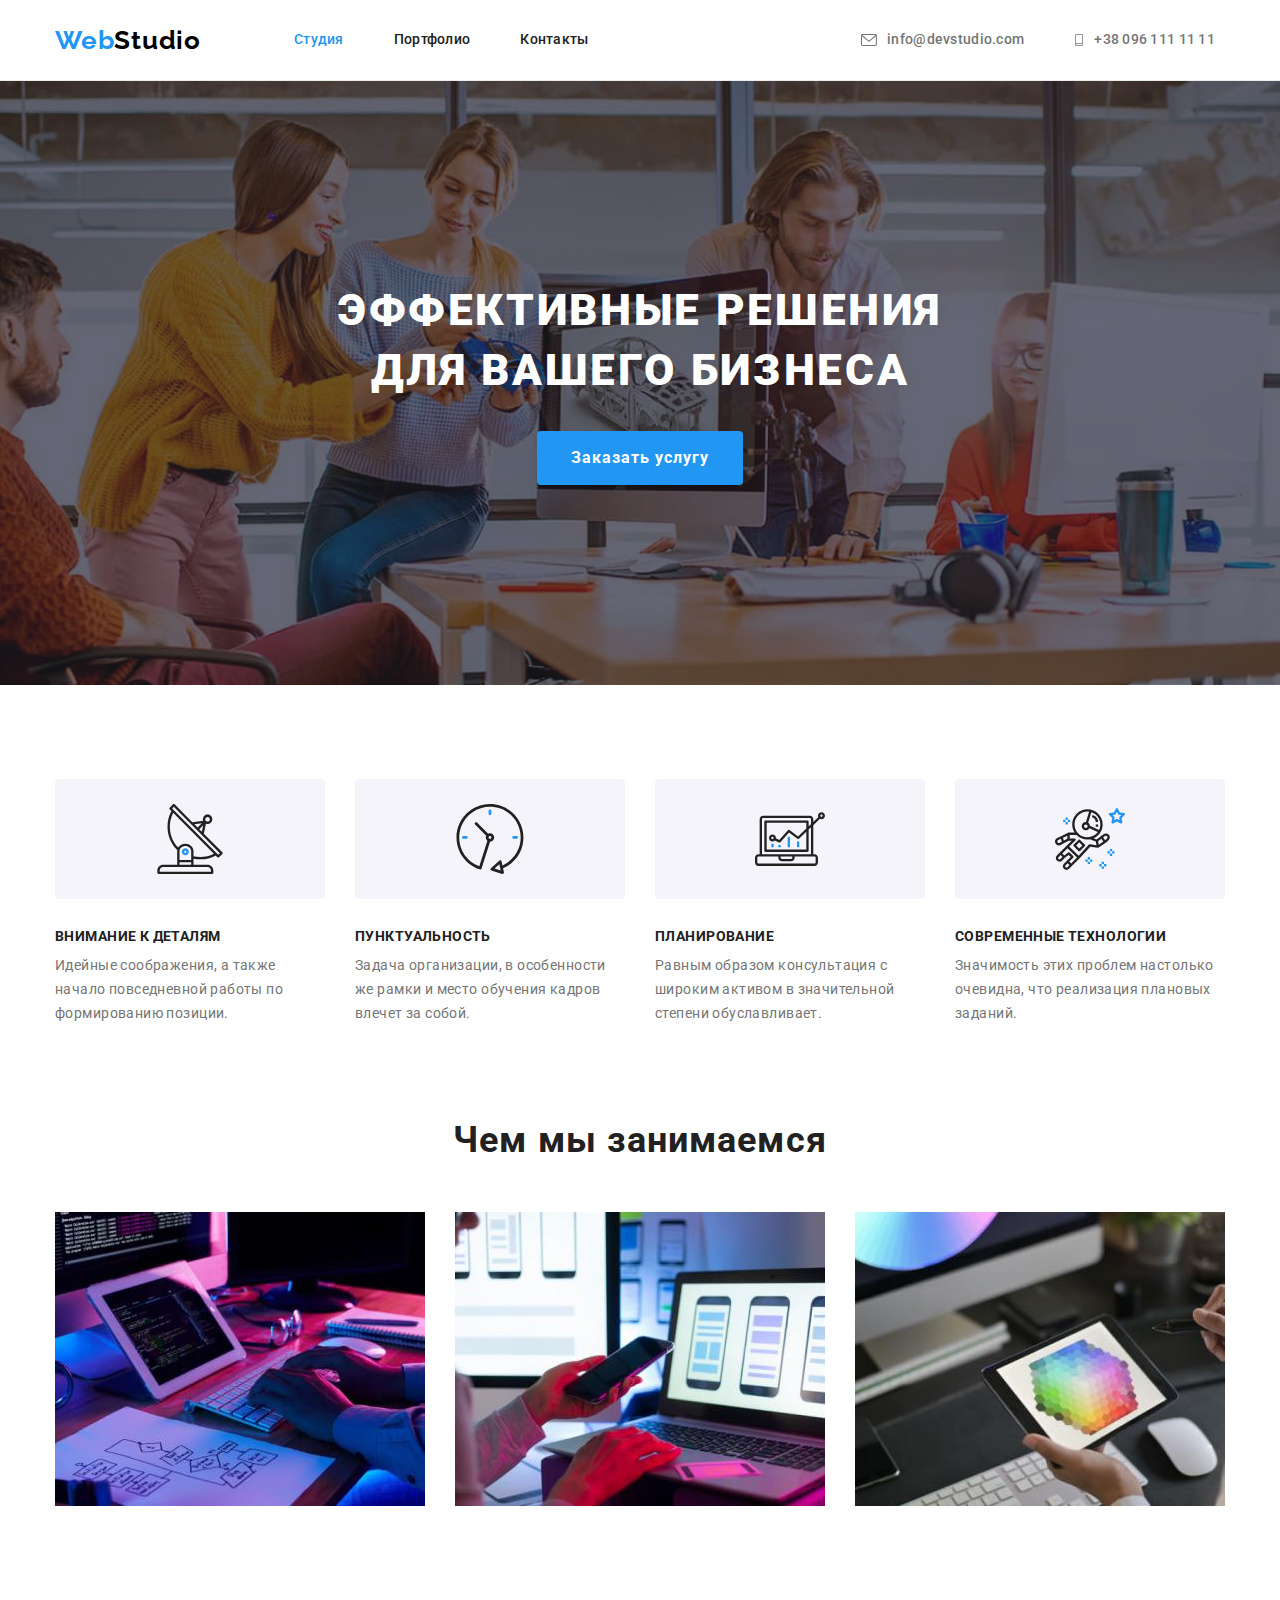
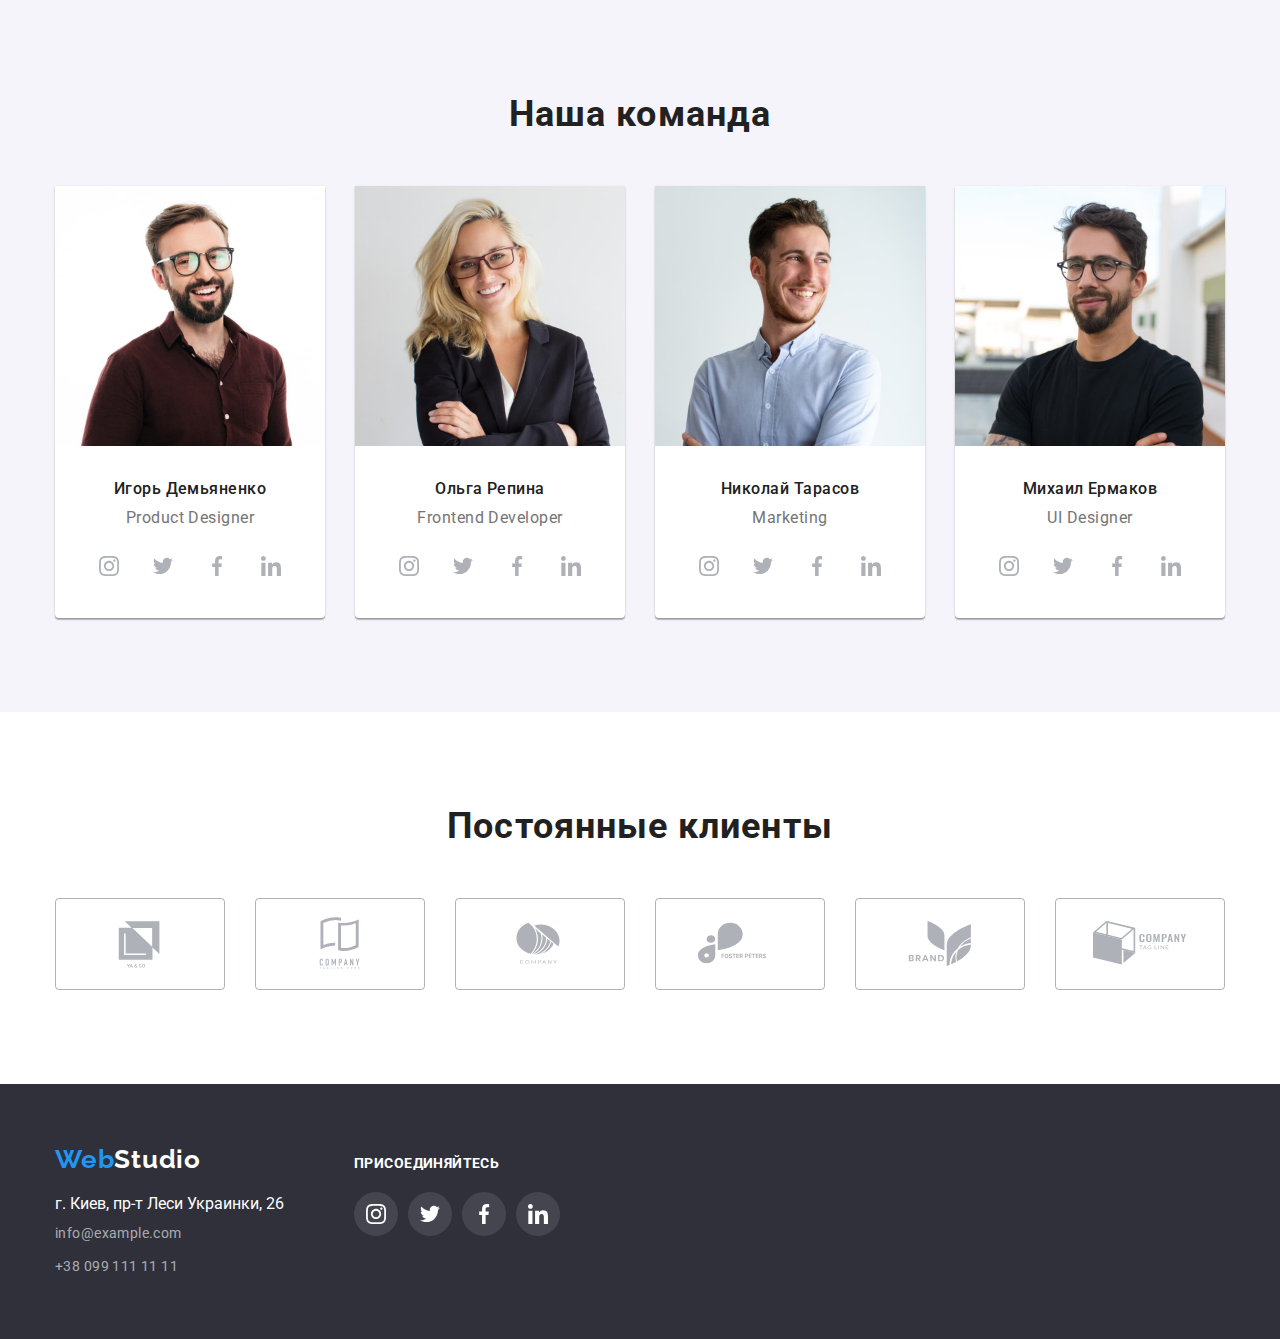
<file: index.html>
<!DOCTYPE html>
<html lang="ru">
<head>
    <meta charset="UTF-8">
    <meta http-equiv="X-UA-Compatible" content="IE=edge">
    <meta name="viewport" content="width=device-width, initial-scale=1.0">
    <title>WebStudio</title>
    <link rel="preconnect" href="https://fonts.googleapis.com">
    <link rel="preconnect" href="https://fonts.gstatic.com" crossorigin>
       <link href="https://fonts.googleapis.com/css2?family=Raleway:wght@700&family=Roboto:wght@400;500;700;900&display=swap"
        rel="stylesheet">
        <link rel="stylesheet" href="./css/modern-normalize.css">
    <link rel="stylesheet" href="./css/styles.css">
</head>
<body>
    <header class="header">
            <div class="container header-content">
            <nav class="header-navigation">
            <a href="./index.html" class="logo">Web<span class="logo-studio">Studio</span></a>
            <ul class="site-nav-list ">
                <li class="site-nav-item">
                    <a href="./index.html" class="site-nav-link current" aria-label="Текущая страница">Студия</a>
                </li>
                <li class="site-nav-item">
                    <a href="./portfolio.html" class="site-nav-link">Портфолио</a>
                </li>
                <li class="site-nav-item">
                    <a href="" class="site-nav-link link">Контакты</a>
                </li>
            </ul>
        </nav>
        <!-- Контакты -->
        <ul class="contacts-list">
            <li class="contacts-item">
                <a href="mailto:info@devstudio.com" class="contacts-link">
                    <svg class="contacts-item" width="16" height="12">
                        <use href="./images/icons.svg#icon-envelope"></use>
                    </svg>
                 info@devstudio.com
                </a>
            </li>
            <li class="contacts-item">
                <a href="tel:+380961111111" class="contacts-link">    
                    <svg class="contacts-item" width="10" height="12">
                        <use href="./images/icons.svg#icon-smartphone"></use>
                    </svg>
                    +38 096 111 11 11
                </a>
            </li>
        </ul>
        </div>
   </header>
   <main class="main">
       <!-- Герой -->
       <section class="hero background">
           <div class="container">
           <h1 class="hero-title">Эффективные решения <br> для вашего бизнеса</h1>
           <button type="button" class=" hero-button">Заказать услугу</button>
           </div>
       </section>
       <section class="section properties">
           <div class="container">
           <h2 class="properties-headline hidden">Особенности</h2>
           <ul class="properties-list">
               <li class="properties-item"> 
                   <div class="icon-container">
                       <svg class="properties-icon" height="70" width="70">
                           <use href="./images/icons.svg#icon-antenna"></use>
                       </svg>
                   </div>
                   <h3 class="properties-title">Внимание к деталям</h3>
                   <p class="properties-text">Идейные соображения, а также начало повседневной работы по формированию позиции.</p>
               </li>
               <li class="properties-item">
                    <div class="icon-container">
                        <svg class="properties-icon" height="70" width="70">
                            <use href="./images/icons.svg#icon-clock"></use>
                        </svg>
                    </div>
                   <h3 class="properties-title">Пунктуальность</h3>
                   <p class="properties-text">Задача организации, в особенности же рамки и место обучения кадров влечет за собой.</p>
               </li>
               <li class="properties-item">
                <div class="icon-container">
                    <svg class="properties-icon" height="70" width="70">
                        <use href="./images/icons.svg#icon-diagram"></use>
                    </svg>
                </div>
                   <h3 class="properties-title">Планирование</h3>
                   <p class="properties-text">Равным образом консультация с широким активом в значительной степени обуславливает.</p>
               </li>
               <li class="properties-item">
                <div class="icon-container">
                    <svg class="properties-icon" height="70" width="70">
                        <use href="./images/icons.svg#icon-astronaut"></use>
                    </svg>
                </div>
                   <h3 class="properties-title">Современные технологии</h3>
                   <p class="properties-text">Значимость этих проблем настолько очевидна, что реализация плановых заданий.</p>
               </li>
           </ul>     
        </div>
       </section>
       <section class="section doing">
           <div class="container">
           <h2 class="works-headline"> Чем мы занимаемся</h2>
           <ul class="works-list">
               <li class="works-item">
                <img class="img-doing" src="./images/doing1.jpg" alt="Разработка" width="370" height="294">
                               </li>
               <li class="works-item"> 
                   <img class="img-doing" src="./images/doing2.jpg" alt="Мобильные приложения" width="370" height="294">
                               </li>
               <li class="works-item">
                    <img class="img-doing" src="./images/doing3.jpg" alt="Дизайн" width="370" height="294">
                                 </li>
           </ul>
        </div>
       </section>
             <section class="section team">
                <div class="container">
           <h2 class="team-headline">Наша команда</h2>
           <ul class="team-list">
               <li class="team-item">
                   <img src="./images/designer.jpg" alt="Фото Дизайнера Игоря Демьяненко" width="270" height="260" class="team-item-link">
                   <div class="team-item-container">
                   <h3 class="team-item-title">Игорь Демьяненко</h3>
                   <p class="team-item-text">Product Designer</p>
                   <ul class="social-network">
                       <li class="social-item">
                           <a href="" class="social-link">
                            <svg class="social-icon" height="20" width="20">
                                <use href="./images/icons.svg#icon-instagram"></use>
                            </svg>
                           </a>
                       </li>
                    <li class="social-item">
                        <a href="" class="social-link">
                            <svg class="social-icon" height="20" width="20">
                                <use href="./images/icons.svg#icon-twitter"></use>
                            </svg>
                        </a>
                    </li>
                <li class="social-item">
                    <a href="" class="social-link">
                        <svg class="social-icon" height="20" width="20">
                            <use href="./images/icons.svg#icon-facebook"></use>
                        </svg>
                    </a>
                </li>
                <li class="social-item">
                    <a href="" class="social-link">
                        <svg class="social-icon" height="20" width="20">
                            <use href="./images/icons.svg#icon-linkedin"></use>
                        </svg>
                    </a>
                </li>
                  </ul>
                </div>
               </li>
               <li class="team-item"> 
                   <img src="./images/front.jpg" alt="Фото Фронт Енд Девелопера Ольги Репиной" width="270" height="260" class="team-item-link">
                    <div class="team-item-container">   
                   <h3 class="team-item-title">Ольга Репина</h3>
                   <p class="team-item-text">Frontend Developer</p>
                <ul class="social-network">
                    <li class="social-item">
                        <a href="" class="social-link">
                            <svg class="social-icon" height="20" width="20">
                                <use href="./images/icons.svg#icon-instagram"></use>
                            </svg>
                        </a>
                    </li>
                    <li class="social-item">
                        <a href="" class="social-link">
                            <svg class="social-icon" height="20" width="20">
                                <use href="./images/icons.svg#icon-twitter"></use>
                            </svg>
                        </a>
                    </li>
                    <li class="social-item">
                        <a href="" class="social-link">
                            <svg class="social-icon" height="20" width="20">
                                <use href="./images/icons.svg#icon-facebook"></use>
                            </svg>
                        </a>
                    </li>
                    <li class="social-item">
                        <a href="" class="social-link">
                            <svg class="social-icon" height="20" width="20">
                                <use href="./images/icons.svg#icon-linkedin"></use>
                            </svg>
                        </a>
                    </li>
                </ul>
                </div>
               </li>
               <li class="team-item">
                   <img src="./images/marketing.jpg" alt="Фото Маркетолога Николая Тарасова" width="270" height="260" class="team-item-link">
                    <div class="team-item-container">   
                   <h3 class="team-item-title">Николай Тарасов</h3>
                   <p class="team-item-text">Marketing</p>
                <ul class="social-network">
                    <li class="social-item">
                        <a href="" class="social-link">
                            <svg class="social-icon" height="20" width="20">
                                <use href="./images/icons.svg#icon-instagram"></use>
                            </svg>
                        </a>
                    </li>
                    <li class="social-item">
                        <a href="" class="social-link">
                            <svg class="social-icon" height="20" width="20">
                                <use href="./images/icons.svg#icon-twitter"></use>
                            </svg>
                        </a>
                    </li>
                    <li class="social-item">
                        <a href="" class="social-link">
                            <svg class="social-icon" height="20" width="20">
                                <use href="./images/icons.svg#icon-facebook"></use>
                            </svg>
                        </a>
                    </li>
                    <li class="social-item">
                        <a href="" class="social-link">
                            <svg class="social-icon" height="20" width="20">
                                <use href="./images/icons.svg#icon-linkedin"></use>
                            </svg>
                        </a>
                    </li>
                </ul>
                </div>
               </li>
               <li class="team-item">
                   <img src="./images/ui.jpg" alt="Фото ЮАЙ Дизайнера Михаила Ермакова" width="270" height="260" class="team-item-link">
                    <div class="team-item-container">   
                   <h3 class="team-item-title">Михаил Ермаков</h3>
                   <p class="team-item-text">UI Designer</p>
                <ul class="social-network">
                    <li class="social-item">
                        <a href="" class="social-link">
                            <svg class="social-icon" height="20" width="20">
                                <use href="./images/icons.svg#icon-instagram"></use>
                            </svg>
                        </a>
                    </li>
                    <li class="social-item">
                        <a href="" class="social-link">
                            <svg class="social-icon" height="20" width="20">
                                <use href="./images/icons.svg#icon-twitter"></use>
                            </svg>
                        </a>
                    </li>
                    <li class="social-item">
                        <a href="" class="social-link">
                            <svg class="social-icon" height="20" width="20">
                                <use href="./images/icons.svg#icon-facebook"></use>
                            </svg>
                        </a>
                    </li>
                    <li class="social-item">
                        <a href="" class="social-link">
                            <svg class="social-icon" height="20" width="20">
                                <use href="./images/icons.svg#icon-linkedin"></use>
                            </svg>
                        </a>
                    </li>
                </ul>
                </div>
               </li>
           </ul>
            </div>
       </section>
       <!-- Клиенты -->
       <section class="section clients">
           <div class="container">
            <h2 class="clients-headline">Постоянные клиенты</h2>
            <ul class="clients-list">
                <li class="clients-item">
                    <a class="clients-link" href="">
                        <svg class="clients-logo" height="60" width="106">
                            <use href="images/icons.svg#icon-logo1"></use>
                        </svg>
                    </a>
                </li>
                <li class="clients-item">
                    <a class="clients-link" href="">
                        <svg class="clients-logo" height="60" width="106">
                            <use href="images/icons.svg#icon-logo2"></use>
                        </svg>
                    </a>
                </li>
                <li class="clients-item">
                    <a class="clients-link" href="">
                        <svg class="clients-logo" height="60" width="106">
                            <use href="images/icons.svg#icon-logo3"></use>
                        </svg>
                    </a>
                </li>
                <li class="clients-item">
                    <a class="clients-link" href="">
                        <svg class="clients-logo" height="60" width="106">
                            <use href="images/icons.svg#icon-logo4"></use>
                        </svg>
                    </a>
                </li>
                <li class="clients-item">
                    <a class="clients-link" href="">
                        <svg class="clients-logo" height="60" width="106">
                            <use href="images/icons.svg#icon-logo5"></use>
                        </svg>
                    </a>
                </li>
                <li class="clients-item">
                    <a class="clients-link" href="">
                        <svg class="clients-logo" height="60" width="106">
                            <use href="images/icons.svg#icon-logo6"></use>
                        </svg>
                    </a>
                </li>
                </ul>
           </div>
       </section>
 
   </main>
   <footer class="footer">
       <div class="container footer-container">
           <div class="footer-content" >
       <a href="./index.html" class="logo">Web<span class="logo-studio-footer">Studio</span></a>
       <address class="adress-footer ">
           <ul class="adress-list">
               <li class="adress-item">
                <span class="adress-street">г. Киев, пр-т Леси Украинки, 26</span> 
               </li>
               <li class="adress-item">
                   <a href="mailto:info@example.com" class="mail link">info@example.com</a>
               </li>
               <li class="adress-item">
                   <a href="tel:+380991111111" class="tel link">+38 099 111 11 11</a>
               </li>
           </ul>
       </address>
    
</div>
    <div class="footer-icon">
        <h3 class="footer-title">ПРИСОЕДИНЯЙТЕСЬ</h3>
        <ul class="footer-socials">
            <li class="footer-socials-item">
                <a class="footer-socials-link" href="">
                    <svg class="social-icon" height="20" width="20">
                        <use href="./images/icons.svg#icon-instagram"></use>
                    </svg>
                </a>
            </li>
            <li class="footer-socials-item">
                <a class="footer-socials-link" href="">
                    <svg class="social-icon" height="20" width="20">
                        <use href="./images/icons.svg#icon-twitter"></use>
                    </svg>
                </a>
            </li>
            <li class="footer-socials-item">
                <a class="footer-socials-link" href="">
                    <svg class="social-icon" height="20" width="20">
                        <use href="./images/icons.svg#icon-facebook"></use>
                    </svg>
                </a>
            </li>
            <li class="footer-socials-item">
                <a class="footer-socials-link" href="">
                    <svg class="social-icon" height="20" width="20">
                        <use href="./images/icons.svg#icon-linkedin"></use>
                    </svg>
                </a>
            </li>
        </ul>
    </div>
    </div>
   </footer>
</body>
</html>
</file>
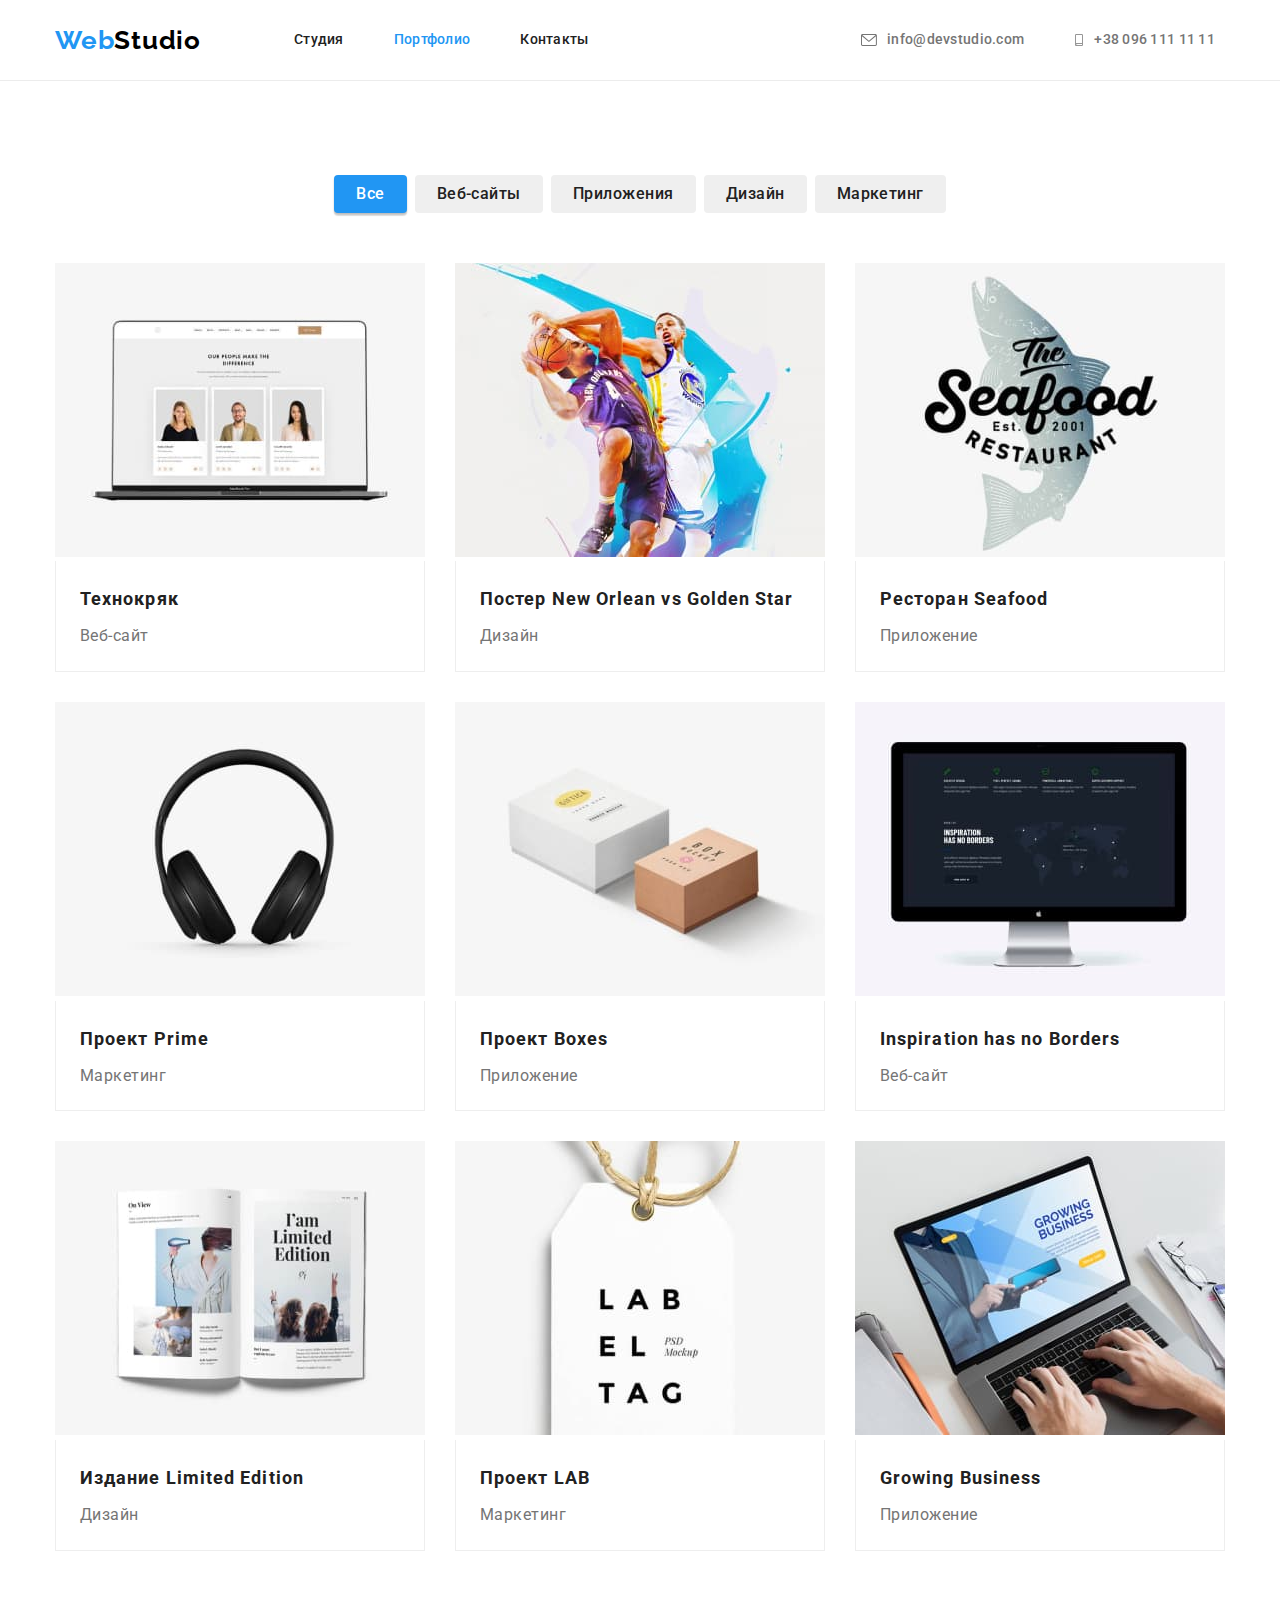
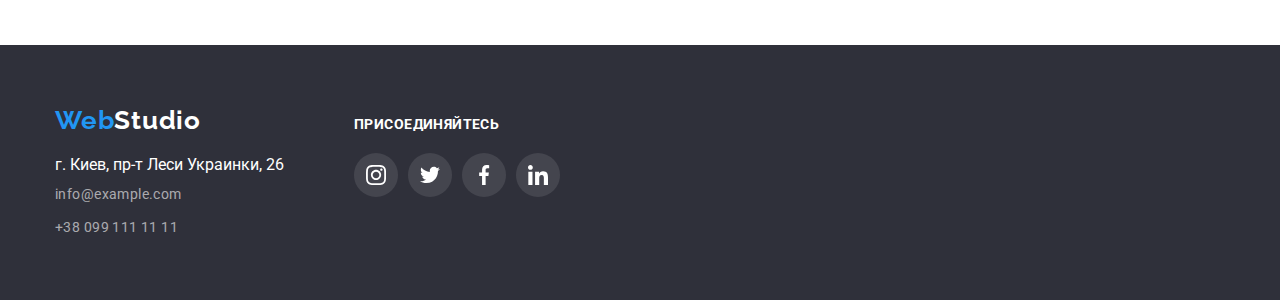
<file: portfolio.html>
<!DOCTYPE html>
<html lang="ru">

<head>
    <meta charset="UTF-8">
    <meta http-equiv="X-UA-Compatible" content="IE=edge">
    <meta name="viewport" content="width=device-width, initial-scale=1.0">
    <title>Portfolio</title>
    <link rel="preconnect" href="https://fonts.googleapis.com">
    <link rel="preconnect" href="https://fonts.gstatic.com" crossorigin>
    
    <link href="https://fonts.googleapis.com/css2?family=Raleway:wght@700&family=Roboto:wght@400;500;700;900&display=swap"
        rel="stylesheet">
        <link rel="stylesheet" href="./css/modern-normalize.css">
    <link rel="stylesheet" href="./css/styles.css">
</head>

<body>
<header class="header">
    <div class="container header-content">
        <nav class="header-navigation">
            <a href="./index.html" class="logo">Web<span class="logo-studio">Studio</span></a>
            <ul class="site-nav-list ">
                <li class="site-nav-item">
                    <a href="./index.html" class="site-nav-link" aria-label="Текущая страница">Студия</a>
                </li>
                <li class="site-nav-item">
                    <a href="./portfolio.html" class="site-nav-link current" aria-label="Текущая страница">Портфолио</a>
                </li>
                <li class="site-nav-item">
                    <a href="" class="site-nav-link link">Контакты</a>
                </li>
            </ul>
        </nav>
        <!-- Контакты -->
        <ul class="contacts-list">
            <li class="contacts-item">
                <a href="mailto:info@devstudio.com" class="contacts-link">
                    <svg class="contacts-item" width="16" height="12">
                        <use href="./images/icons.svg#icon-envelope"></use>
                    </svg>
                    info@devstudio.com
                </a>
            </li>
            <li class="contacts-item">
                <a href="tel:+380961111111" class="contacts-link">
                    <svg class="contacts-item" width="10" height="12">
                        <use href="./images/icons.svg#icon-smartphone"></use>
                    </svg>
                    +38 096 111 11 11
                </a>
            </li>
        </ul>
    </div>
</header>
    <main class="main-portfolio">
            
           <!-- Фильтр -->
         <section class="section">
             <div class="container">
            <h1 class="hero-tagline hidden">Примеры работ</h1>
         <ul class="filter-list">
            <li class="filter-item"><button type="button" class="filter-button current">Все</button></li>
            <li class="filter-item"><button type="button" class="filter-button">Веб-сайты</button></li>
            <li class="filter-item"><button type="button" class="filter-button">Приложения</button></li>
            <li class="filter-item"><button type="button" class="filter-button">Дизайн</button></li>
            <li class="filter-item"><button type="button" class="filter-button">Маркетинг</button></li>
        </ul>
          <!-- Главные примеры работ -->
         <ul class="examples-list">
            <li class="examples-item">
                <a href="" class="examples-link">
                    
                    <img src="./images/tekhnokriak.jpg" alt="Веб-сайт компании Технокряк" width="370" height="294">
                <div class="examples-content">
                <h2 class="examples-text">Технокряк</h2>
                <p class="examples-description">Веб-сайт</p>
                </div>
                </a>
            </li>
            <li class="examples-item">
                <a href="" class="examples-link">
                    <img src="./images/orlean.jpg" alt="Постер New Orlean vs Golden Star" width="370" height="294">
                    <div class="examples-content">
                 <h2 class="examples-text">Постер New Orlean vs Golden Star</h2>
                <p class="examples-description">Дизайн</p>
                </div>
                </a>
            <li class="examples-item">
                <a href="" class="examples-link"> 
                    <img src="./images/seafood.jpg" alt="Приложение ресторана Seafood" width="370" height="294">
                    <div class="examples-content">
                    <h2 class="examples-text">Ресторан Seafood</h2>
                <p class="examples-description">Приложение</p>
                </div>
                </a>
            </li>
            <li class="examples-item">
                <a href="" class="examples-link">
                    <img src="./images/prime.jpg" alt="Наушники как маркетинг проекта Прайм" width="370"
                        height="294">
                        <div class="examples-content">
                <h2 class="examples-text">Проект Prime</h2>
                <p class="examples-description">Маркетинг</p>
                </div>
                </a>
            </li>
            <li class="examples-item">
                <a href="" class="examples-link">
                    <img src="./images/boxes.jpg" alt="Приложение проект Boxes" width="370" height="294">
                    <div class="examples-content">
                    <h2 class="examples-text">Проект Boxes</h2>
                <p class="examples-description">Приложение</p>
                </div>
                </a>
            </li>
            <li class="examples-item">
                <a href="" class="examples-link">
                    <img src="./images/inspiration.jpg" alt="Веб-сайт Inspiration has no Borders" width="370"
                        height="294">
                <div class="examples-content">
                        <h2 class="examples-text">Inspiration has no Borders</h2>
                <p class="examples-description">Веб-сайт</p>
                </div>
                </a>
            </li>
            <li class="examples-item">
                <a href="" class="examples-link">
                    <img src="./images/limited.jpg" alt="Дизайн Издания Limited Edition" width="370" height="294">
                    <div class="examples-content">
                    <h2 class="examples-text">Издание Limited Edition</h2>
                <p class="examples-description">Дизайн</p>
                </div>
                </a>
            </li>
            <li class="examples-item">
                <a href="" class="examples-link">
                    <img src="./images/project.jpg" alt="Маркетинг Проект LAB" width="370" height="294">
                    <div class="examples-content">
                    <h2 class="examples-text">Проект LAB</h2>
                <p class="examples-description">Маркетинг</p>
                </div>
                </a>
            </li>
            <li class="examples-item">
                <a href="" class="examples-link">
                    <img src="./images/growing.jpg" alt="Приложение Growing Business" width="370" height="294">
                <div class="examples-content">
                    <h2 class="examples-text">Growing Business</h2>
                <p class="examples-description">Приложение</p>
                </div>
                </a>
            </li>
        </ul>
        </div>
        </section>
        
    </main>
    <footer class="footer">
        <div class="container footer-container">
            <div class="footer-content">
                <a href="./index.html" class="logo">Web<span class="logo-studio-footer">Studio</span></a>
                <address class="adress-footer ">
                    <ul class="adress-list">
                        <li class="adress-item">
                            <span class="adress-street">г. Киев, пр-т Леси Украинки, 26</span>
                        </li>
                        <li class="adress-item">
                            <a href="mailto:info@example.com" class="mail link">info@example.com</a>
                        </li>
                        <li class="adress-item">
                            <a href="tel:+380991111111" class="tel link">+38 099 111 11 11</a>
                        </li>
                    </ul>
                </address>
    
            </div>
            <div class="footer-icon">
                <h3 class="footer-title">ПРИСОЕДИНЯЙТЕСЬ</h3>
                <ul class="footer-socials">
                    <li class="footer-socials-item">
                        <a class="footer-socials-link" href="">
                            <svg class="social-icon" height="20" width="20">
                                <use href="./images/icons.svg#icon-instagram"></use>
                            </svg>
                        </a>
                    </li>
                    <li class="footer-socials-item">
                        <a class="footer-socials-link" href="">
                            <svg class="social-icon" height="20" width="20">
                                <use href="./images/icons.svg#icon-twitter"></use>
                            </svg>
                        </a>
                    </li>
                    <li class="footer-socials-item">
                        <a class="footer-socials-link" href="">
                            <svg class="social-icon" height="20" width="20">
                                <use href="./images/icons.svg#icon-facebook"></use>
                            </svg>
                        </a>
                    </li>
                    <li class="footer-socials-item">
                        <a class="footer-socials-link" href="">
                            <svg class="social-icon" height="20" width="20">
                                <use href="./images/icons.svg#icon-linkedin"></use>
                            </svg>
                        </a>
                    </li>
                </ul>
            </div>
        </div>
    </footer>
    </body>
    
    </html>
</file>
<file: css/styles.css>
/* 
Основной цвет текста - #757575
Вторичный цвет текста - #212121
Основной цвет фона -    #FFFFFF
Вторичный цвет фона - #2F303A
Цвет акцента - #2196F3 */

:root {
  --primary-text-color: #757575;
  --secondary-text-color: #212121;
  --primary-bg-color: #fff;
  --secondary-bg-color: #2f303a;
  --accent-color: #2196f3;
  --backround-color: #f5f4fa;
  --social-color: #afb1b8;
}
/* Основные параметры body */
body {
  background-color: var(--primary-bg-color);
  color: var(--primary-text-color);
  font-family: Roboto, sans-serif;
}

h1,
h2,
h3,
h4,
h5,
h6,
p,
ul {
  margin: 0;
  padding: 0;
}

ul {
  list-style: none;
}
.section {
  padding-top: 94px;
  padding-bottom: 94px;
  margin-right: auto;
  margin-left: auto;
}
.header {
  border-bottom: 1px solid #ececec;
}
.header-content {
  display: flex;
  align-items: center;
}

.header-navigation {
  display: flex;
  align-items: center;
}

/* Лого Хедер и первая часть для Футера */
.logo {
  font-family: Raleway, sans-serif;
  color: var(--accent-color);
  text-decoration: none;
  font-weight: 700;
  font-size: 26px;
  line-height: 1.19;
  letter-spacing: 0.03em;
  display: inline-block;
}

.logo-studio {
  color: #000;
}

/* Параметры оформления  */
/* .list {
  list-style: none;
} */

.link {
  text-decoration: none;
}

/* Хедер */

.site-nav-link {
  font-weight: 500;
  font-size: 14px;
  line-height: 1.14;
  letter-spacing: 0.02em;
  color: var(--secondary-text-color);
  text-decoration: none;
  display: block;
  padding: 32px 0px;
}

.site-nav-item:not(:last-child),
.contacts-item:not(:last-child) {
  margin-right: 50px;
}
.contacts-list {
  margin-left: auto;
  list-style: none;
  display: flex;
}

.site-nav-link:hover,
.site-nav-link:focus {
  color: var(--accent-color);
}

.site-nav-item .current {
  color: var(--accent-color);
}

.contacts-link {
  display: inline-flex;
  font-weight: 500;
  font-size: 14px;
  line-height: 1.14;
  letter-spacing: 0.02em;
  color: var(--primary-text-color);
  text-decoration: none;
  padding: 32px 0px;
  align-items: center;
}

.contacts-item {
  fill: currentColor;
  margin-right: 10px;
}

.contacts-link:hover,
.contacts-link:focus {
  color: var(--accent-color);
}

.site-nav-list {
  list-style: none;
  display: flex;
  margin-left: 93px;
}

/* Оформление героя */
.hero {
  background-color: var(--secondary-bg-color);
  text-align: center;
  padding-top: 200px;
  padding-bottom: 200px;
}

.background {
  max-width: 1600px;
  margin-left: auto;
  margin-right: auto;
  background-image: linear-gradient(to right, rgba(47, 48, 58, 0.4), rgba(47, 48, 58, 0.4)),
    url('../images/backround.jpg');
  background-size: cover;
  background-position: 50% 50%;
  background-repeat: no-repeat;
}

.hero-title {
  color: var(--primary-bg-color);
  font-weight: 900;
  font-size: 44px;
  line-height: 1.36;
  text-align: center;
  letter-spacing: 0.06em;
  text-transform: uppercase;
  margin-bottom: 30px;
}

/*Кнопка герой */
.hero-button {
  font-family: inherit;
  cursor: pointer;
  font-weight: 700;
  font-size: 16px;
  line-height: 1.87;
  color: var(--primary-bg-color);
  align-items: center;
  text-align: center;
  letter-spacing: 0.06em;
  background-color: var(--accent-color);
  box-shadow: 0px 4px 4px rgba(0, 0, 0, 0.15);
  border-radius: 4px;
  min-width: 200px;
  display: inline-block;
  border-color: transparent;
  padding: 10px 32px;
}

/* Особенности */
.properties-headline {
  font-weight: 700;
  font-size: 36px;
  line-height: 1.16;
  letter-spacing: 0.03em;
  color: var(--secondary-text-color);
}

.icon-container {
  display: inline-flex;
  background-color: var(--backround-color);
  justify-content: center;
  align-items: center;
  width: 270px;
  height: 120px;
  border-radius: 4px;
  margin-bottom: 30px;
}

.properties-list {
  list-style: none;
  display: flex;
}

.properties-item:not(:last-child) {
  margin-right: 30px;
}

.properties-title {
  font-weight: 700;
  font-size: 14px;
  line-height: 1.14;
  letter-spacing: 0.03em;
  text-transform: uppercase;
  color: var(--secondary-text-color);
  margin-bottom: 10px;
  width: 270px;
}

.container {
  width: 1200px;
  margin-left: auto;
  margin-right: auto;
  padding: 0px 15px;
}

.properties-text {
  font-size: 14px;
  line-height: 1.71;
  letter-spacing: 0.03em;
  width: 270px;
}

.hidden {
  position: absolute;
  clip: rect(0 0 0 0);
  width: 1px;
  height: 1px;
  margin: -1px;
}
/* Чем мы занимаемся */
.works-headline {
  font-weight: 700;
  font-size: 36px;
  line-height: 1.16;
  text-align: center;
  letter-spacing: 0.03em;
  color: var(--secondary-text-color);
  margin-bottom: 50px;
}
.section.doing {
  padding-top: 0px;
  margin-left: 0px;
  margin-right: 0px;
}
.works-list {
  list-style: none;
  display: flex;
}
.works-item:not(:last-child) {
  margin-right: 30px;
}
.img-doing {
  display: block;
  max-width: 100%;
  height: auto;
}

/* Команда */
.section.team {
  background-color: var(--backround-color);
}

.team-headline {
  font-weight: 700;
  font-size: 36px;
  line-height: 1.16;
  text-align: center;
  letter-spacing: 0.03em;
  color: var(--secondary-text-color);
  margin-bottom: 50px;
}
.team-list {
  list-style: none;
  display: flex;
}

.team-item-title {
  font-weight: 500;
  font-size: 16px;
  line-height: 1.18;
  letter-spacing: 0.03em;
  color: var(--secondary-text-color);
  text-align: center;
}
.team-item-text {
  font-size: 16px;
  line-height: 1.18;
  letter-spacing: 0.03em;
  text-align: center;
  margin-top: 10px;
  margin-bottom: 16px;
}
.team-item-container {
  padding-top: 30px;
  padding-bottom: 30px;
}

.team-item {
  background-color: var(--primary-bg-color);
  box-shadow: 0px 1px 3px rgba(0, 0, 0, 0.12), 0px 1px 1px rgba(0, 0, 0, 0.14),
    0px 2px 1px rgba(0, 0, 0, 0.2);
  border-radius: 0px 0px 4px 4px;
  width: 270px;
}

.social-network .social-link {
  display: flex;
  color: var(--social-color);
  width: 44px;
  height: 44px;
  border-radius: 50%;
  align-items: center;
  justify-content: center;
}

.social-network {
  display: flex;
  justify-content: center;
}

.social-item:not(:last-child) {
  margin-right: 10px;
}

.social-network .social-link:not(:last-child) {
  margin-right: 10px;
}

.social-network .social-icon {
  fill: currentColor;
}

.social-network .social-link:hover,
.social-network .social-link:focus {
  color: var(--primary-bg-color);
  background-color: var(--accent-color);
}

.team-item:not(:last-child) {
  margin-right: 30px;
}

.social-icon {
  fill: currentColor;
}

/* Клиенты */
.clients-headline {
  font-weight: 700;
  font-size: 36px;
  line-height: 1.16;
  text-align: center;
  letter-spacing: 0.03em;
  color: var(--secondary-text-color);
  margin-bottom: 50px;
}

.clients-list {
  display: flex;
  align-items: center;
  justify-content: center;
}

.clients-link {
  color: var(--social-color);
  display: flex;
  height: 92px;
  width: 170px;
  border: 1px solid var(--social-color);
  border-radius: 4px;
  align-items: center;
  justify-content: center;
  fill: currentColor;
}

.clients-link:hover,
.clients-link:focus {
  fill: var(--accent-color);
  border-color: var(--accent-color);
}

.clients-item {
  width: 170px;
  height: 92px;
}

.clients-item:not(:last-child) {
  margin-right: 30px;
}
/* Футер */

.footer {
  background-color: var(--secondary-bg-color);
  padding: 60px 0px;
}
.footer-container {
  display: flex;
  align-items: baseline;
}
.footer-content {
  margin-right: 70px;
}

/* Лого футер */
.logo > .logo-studio-footer {
  color: var(--primary-bg-color);
}
/* Адресс Футер */
.adress-footer {
  font-style: normal;
  margin-top: 20px;
}

.adress {
  font-size: 14px;
  line-height: 1.71;
  letter-spacing: 0.03em;
  color: var(--primary-bg-color);
}
.adress-list {
  list-style: none;
}
.mail,
.tel {
  font-size: 14px;
  line-height: 1.71;
  letter-spacing: 0.03em;
  color: rgba(255, 255, 255, 0.6);
}
.mail:hover,
.mail:focus,
.tel:hover,
.tel:focus {
  color: var(--accent-color);
}
.adress-street {
  color: var(--primary-bg-color);
}

.adress-item:not(:last-child) {
  margin-bottom: 9px;
}
.footer-socials {
  display: flex;
}
.footer-socials-item:not(:last-child) {
  margin-right: 10px;
}

.footer-title {
  color: var(--primary-bg-color);
  font-weight: 700;
  font-size: 14px;
  line-height: 1.14;
  letter-spacing: 0.03em;
  text-transform: uppercase;
  margin-bottom: 20px;
}

.footer-socials-link {
  display: flex;
  color: var(--primary-bg-color);
  background-color: rgba(255, 255, 255, 0.1);
  width: 44px;
  height: 44px;
  border-radius: 50%;
  fill: currentColor;
  align-items: center;
  justify-content: center;
}

.footer-socials-link:hover,
.footer-socials-link:focus {
  background-color: var(--accent-color);
}
/* Мейн портфолио */

.hero-tagline {
  color: var(--secondary-text-color);
  font-weight: 900;
  font-size: 44px;
  line-height: 1.36;
  text-align: center;
  letter-spacing: 0.06em;
  text-transform: uppercase;
}

/* Оформление кнопок портфолио */
.filter-list {
  list-style: none;
  display: flex;
  justify-content: center;
  margin-bottom: 0px;
  margin-bottom: 50px;
}
.filter-button.current {
  color: var(--primary-bg-color);
  background-color: var(--accent-color);
  box-shadow: 0px 3px 1px rgba(0, 0, 0, 0.1), 0px 1px 2px rgba(0, 0, 0, 0.08),
    0px 2px 2px rgba(0, 0, 0, 0.12);
}

.filter-button {
  font-weight: 500;
  font-size: 16px;
  line-height: 1.62;
  text-align: center;
  letter-spacing: 0.03em;
  color: var(--secondary-text-color);
  font-family: inherit;
  cursor: pointer;
  padding: 6px 22px;
  border: transparent;
  border-radius: 4px;
}

.filter-item:not(:last-child):not(:last-child) {
  margin-right: 8px;
}

.filter-button:hover,
.filter-button:focus {
  color: var(--primary-bg-color);
  background-color: var(--accent-color);
  box-shadow: 0px 3px 1px rgba(0, 0, 0, 0.1), 0px 1px 2px rgba(0, 0, 0, 0.08),
    0px 2px 2px rgba(0, 0, 0, 0.12);
  border-radius: 4px;
}

/* Оформление примеров работ Портфолио */
.examples-text {
  font-weight: 700;
  font-size: 18px;
  line-height: 2;
  letter-spacing: 0.06em;
  color: var(--secondary-text-color);
  margin-bottom: 4px;
}

.examples-link {
  text-decoration: none;
  display: block;
}

.examples-link:hover,
.examples-link:focus {
  box-shadow: 0px 1px 1px rgba(0, 0, 0, 0.12), 0px 4px 4px rgba(0, 0, 0, 0.06),
    1px 4px 6px rgba(0, 0, 0, 0.16);
}

.examples-description {
  font-size: 16px;
  line-height: 1.87;
  letter-spacing: 0.03em;
  color: var(--primary-text-color);
}
.examples-list {
  list-style: none;
  display: flex;
  flex-wrap: wrap;
  margin-left: -30px;
  margin-bottom: -30px;
}

.examples-item {
  margin-left: 30px;
  margin-bottom: 30px;
}

.examples-content {
  padding-left: 24px;
  padding-right: 24px;
  padding-top: 20px;
  padding-bottom: 20px;
}

.examples-content {
  border-left: 1px solid #eeeeee;
  border-right: 1px solid #eeeeee;
  border-bottom: 1px solid #eeeeee;
}
</file>
